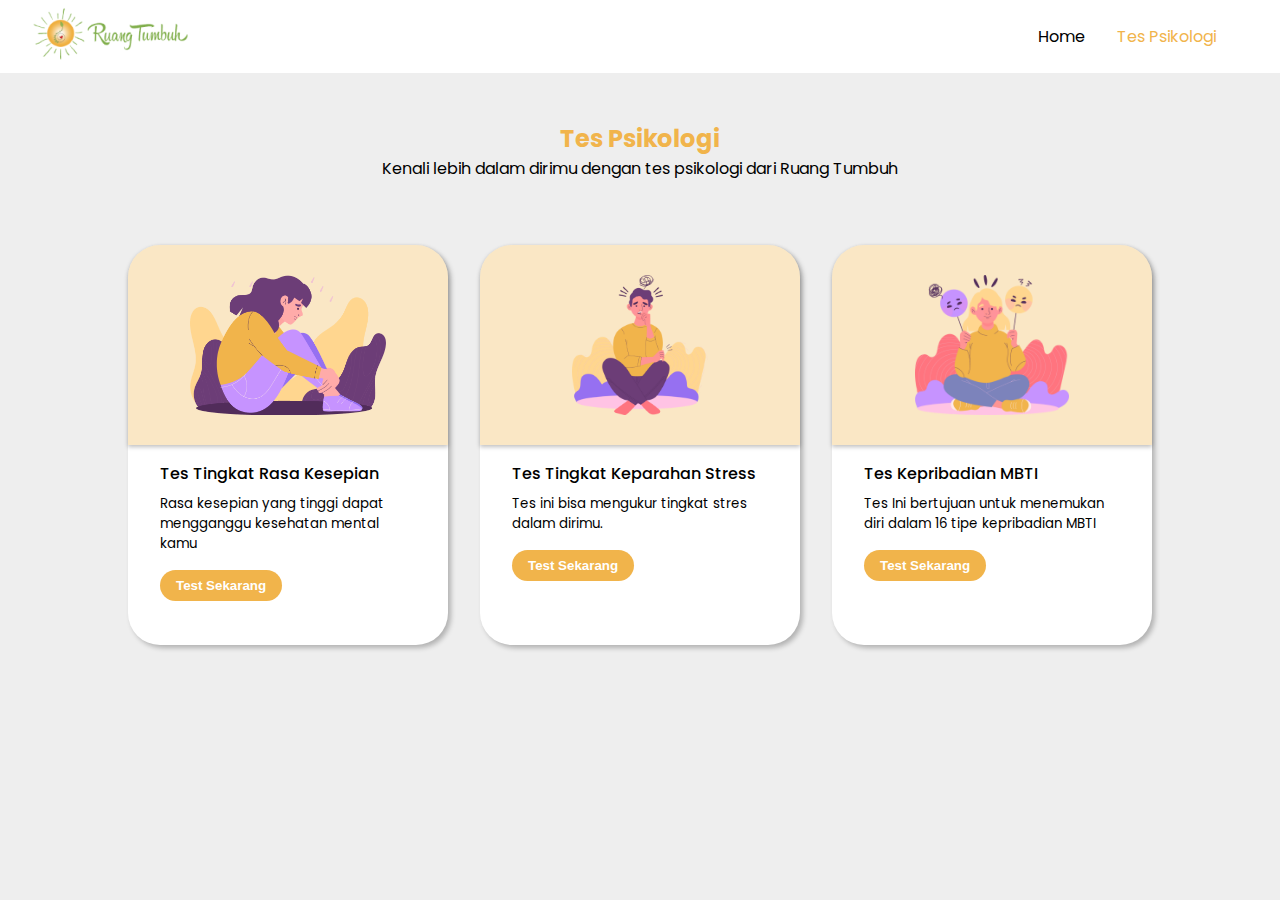
<file: index.html>
<!DOCTYPE html>
<html lang="en">
<head>
    <meta charset="UTF-8">
    <meta http-equiv="X-UA-Compatible" content="IE=edge">
    <meta name="viewport" content="width=device-width, initial-scale=1.0">    
    <link rel="stylesheet" href="assets/css/style.css">
    <link rel="stylesheet" href="https://unicons.iconscout.com/release/v4.0.0/css/line.css">

    <link rel="icon" 
        type="image/png" 
        href="assets/img/favicon.ico" />
    <title>Ruangtumbuh</title>
</head>
<body>
    <header class="site-header">
        <div class="wrapper site-header__wrapper">
            <a href="#" class="logo">
                <img src="assets/img/logo.png" alt="">
            </a>
            <nav class="nav">
                <div class="nav__toggle">
                    <i class="uil uil-bars"></i>              
                </div>

                <ul class="nav__wrapper">
                    <li class="nav__item"><a href="#">Home</a></li>
                    <li class="nav__item"><a class="active" href="#">Tes Psikologi</a></li>
                </ul>
            </nav>
        </div>
    </header>
    
    <main class="main">

            <div class="text-main">
                <h2 class="title">Tes Psikologi</h2>
                <p>Kenali lebih dalam dirimu dengan tes psikologi dari Ruang Tumbuh</p>
            </div>
    
            <div class="rectangle-wrapper">
                <div class="rectangle">
                    <div class="parent-img">
                        <img src="assets/img/test1.png" alt="">
                    </div>
                    <div class="rectangle-content">
                        <h4>Tes Tingkat Rasa Kesepian</h4>
                        <p >Rasa kesepian yang tinggi dapat mengganggu kesehatan mental kamu</p>
                        <a  href="test_kesepian/test_kesepian.html">
                            <button class="button-test">
                                <p>Test Sekarang</p>
                                <i class="uil uil-arrow-right button-arrow"></i>
                            </button>
                        </a>
                    </div>
                </div>

                <div class="rectangle">
                    <div class="parent-img">
                        <img src="assets/img/test2.png" alt="">
                    </div>
                    <div class="rectangle-content">
                        <h4>Tes Tingkat Keparahan Stress</h4>
                        <p >Tes ini bisa mengukur tingkat stres dalam dirimu. </p>
                        <a  href="test_kesepian/test_kesepian.html">
                            <button class="button-test">
                                <p>Test Sekarang</p>
                                <i class="uil uil-arrow-right button-arrow"></i>
                            </button>
                        </a>
                    </div>
                </div>

                <div class="rectangle">
                    <div class="parent-img">
                        <img src="assets/img/test3.png" alt="">
                    </div>
                    <div class="rectangle-content">
                        <h4>Tes Kepribadian MBTI</h4>
                        <p >Tes Ini bertujuan untuk menemukan diri dalam 16 tipe kepribadian MBTI</p>
                        <a  href="test_kesepian/test_kesepian.html">
                            <button class="button-test">
                                <p>Test Sekarang</p>
                                <i class="uil uil-arrow-right button-arrow"></i>
                            </button>
                        </a>
                    </div>
                </div>

        </div>
    </main>






      <script src="assets/js/app.js"></script>
</body>
</html>
</file>
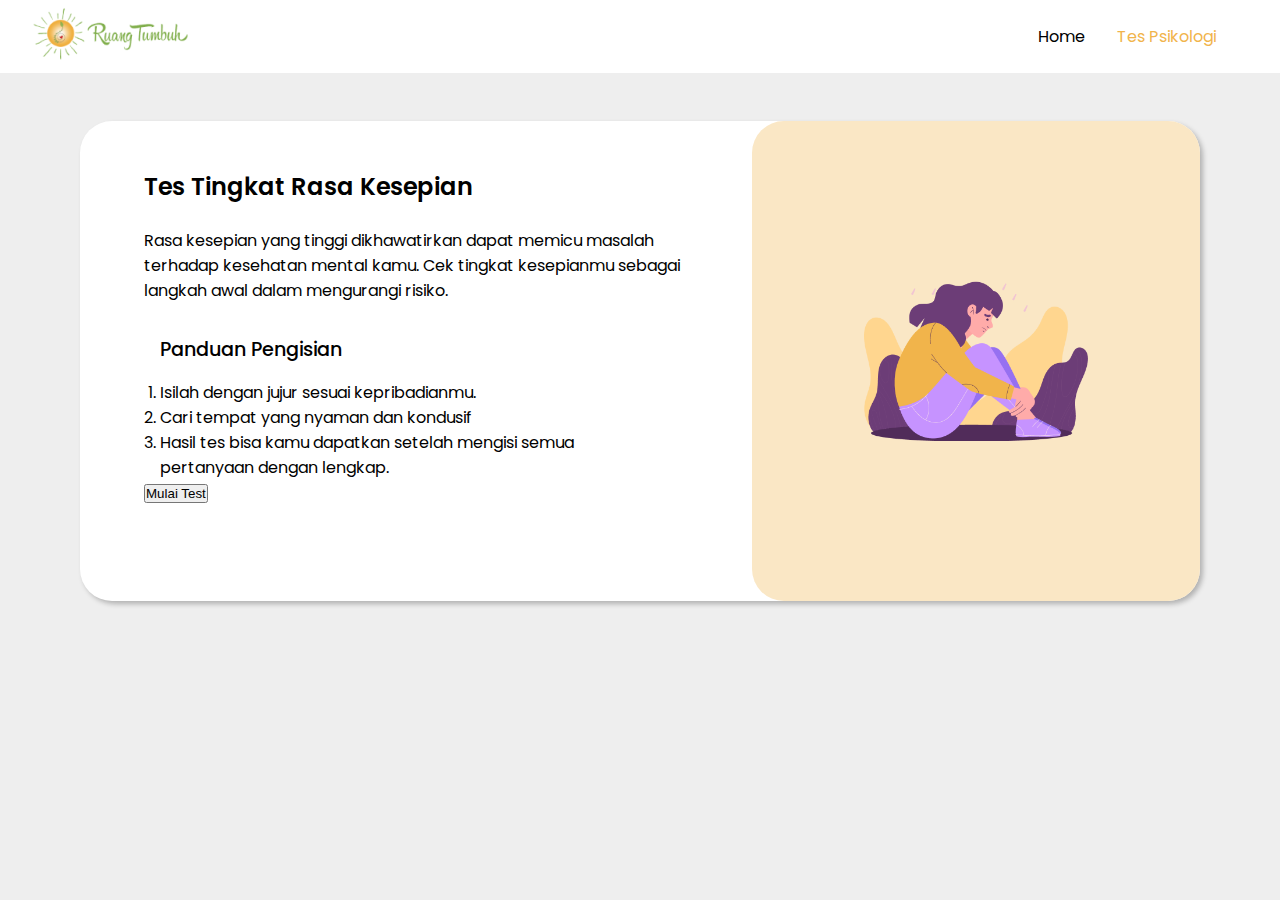
<file: test/test_kesepian.html>
<!DOCTYPE html>
<html lang="en">
<head>
    <meta charset="UTF-8">
    <meta http-equiv="X-UA-Compatible" content="IE=edge">
    <meta name="viewport" content="width=device-width, initial-scale=1.0">

    <link rel="stylesheet" href="../assets/css/style.css">
    <link rel="stylesheet" href="https://unicons.iconscout.com/release/v4.0.0/css/line.css">

    <link rel="icon" 
        type="image/png" 
        href="../assets/img/favicon.ico" />
    <title>Test Tingkat Rasa Kesepian</title>
</head>
<body>
    <header class="site-header">
        <div class="wrapper site-header__wrapper">
            <a href="#" class="logo">
                <img src="../assets/img/logo.png" alt="">
            </a>
            <nav class="nav">
                <div class="nav__toggle">
                    <i class="uil uil-bars"></i>              
                </div>

                <ul class="nav__wrapper">
                    <li class="nav__item"><a href="#">Home</a></li>
                    <li class="nav__item"><a class="active" href="#">Tes Psikologi</a></li>
                </ul>
            </nav>
        </div>
    </header>

    <main class="main container-wrapper">
        <div class="main-content">
            <div class="test-container">
                <div class="test-explanation">
                    <div>
                        <h1>Tes Tingkat Rasa Kesepian</h1>
                        <p>Rasa kesepian yang tinggi dikhawatirkan dapat memicu masalah terhadap kesehatan mental kamu. Cek tingkat kesepianmu sebagai langkah awal dalam mengurangi risiko.</p>
                    </div>
        
                    <div class="panduan">
                        <h2>Panduan Pengisian</h2>
                        <ol>
                            <li>
                                Isilah dengan jujur sesuai kepribadianmu.
                            </li>
                            <li>
                                Cari tempat yang nyaman dan kondusif 
                            </li>
                            <li>
                                Hasil tes bisa kamu dapatkan setelah mengisi semua pertanyaan dengan lengkap.
                            </li>
                        </ol>
                    </div>

                    <button class="button-mulai">Mulai Test</button>
                </div>
        
                <div class="img-area">
                    <div class="bg-img">
                        <img class="thumbnail" src="../assets/img/test1.png" alt="">
                    </div>

                </div>
            </div>
        </div>
    </main>

    <script src="../assets/js/app.js"></script>
</body>
</html>
</file>
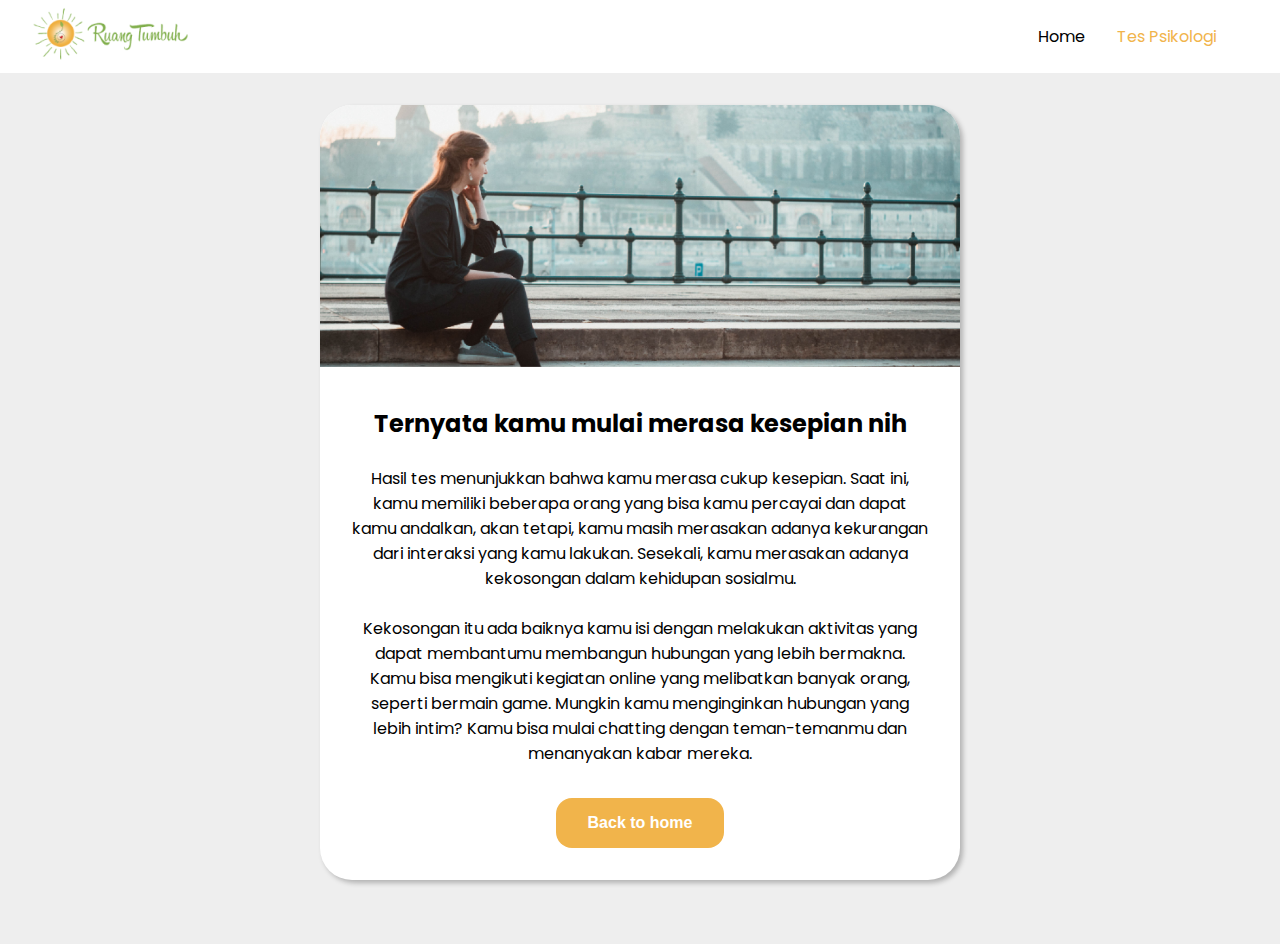
<file: test_kesepian/end.html>
<!DOCTYPE html>
<html lang="en">
<head>
    <meta charset="UTF-8">
    <meta name="viewport" content="width=device-width, initial-scale=1.0">
    <title>Hasil</title>
    <link rel="stylesheet" href="../assets/css/style.css">
    <link rel="stylesheet" href="https://unicons.iconscout.com/release/v4.0.0/css/line.css">
    <link rel="icon" 
        type="image/png" 
        href="../assets/img/favicon.ico" />

</head>
<body>
    <header class="site-header">
        <div class="wrapper site-header__wrapper">
            <a href="#" class="logo">
                <img src="../assets/img/logo.png" alt="">
            </a>
            <nav class="nav">
                <div class="nav__toggle">
                    <i class="uil uil-bars"></i>              
                </div>

                <ul class="nav__wrapper">
                    <li class="nav__item"><a href="#">Home</a></li>
                    <li class="nav__item"><a class="active" href="#">Tes Psikologi</a></li>
                </ul>
            </nav>
        </div>
    </header>

    <main class="main-wrapper">

        <div class="result-container">
            <div>
                <img src="../assets/img/result.png" alt="">
            </div>

            <div class="result-text">
                <h2>Ternyata kamu mulai merasa kesepian nih</h2>
                <p><br> Hasil tes menunjukkan bahwa kamu merasa cukup kesepian. Saat ini, kamu memiliki beberapa orang yang bisa kamu percayai dan dapat kamu andalkan, akan tetapi, kamu masih merasakan adanya kekurangan dari interaksi yang kamu lakukan. Sesekali, kamu merasakan adanya kekosongan dalam kehidupan sosialmu.
                    <br>
                    <br>
                    Kekosongan itu ada baiknya kamu isi dengan melakukan aktivitas yang dapat membantumu membangun hubungan yang lebih bermakna. Kamu bisa mengikuti kegiatan online yang melibatkan banyak orang, seperti bermain game. Mungkin kamu menginginkan hubungan yang lebih intim? Kamu bisa mulai chatting dengan teman-temanmu dan menanyakan kabar mereka.</p>
            
                    <a  href="../index.html"><button class="button-back">Back to home</button></a>

                </div>


        </div>


    </main>


    
    <!-- <script src="../assets/js/end.js"></script> -->
</body>
</html>
</file>
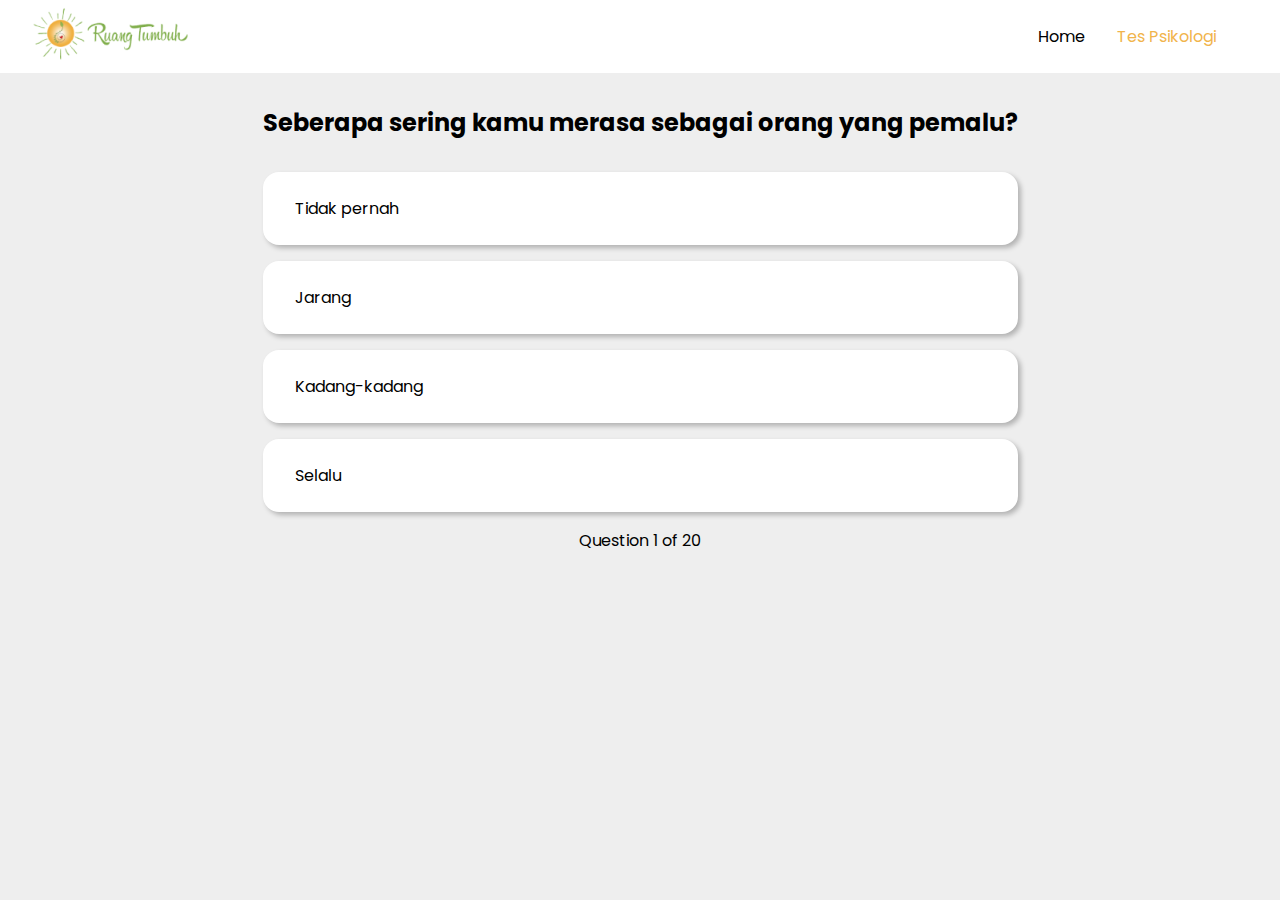
<file: test_kesepian/question.html>
<!DOCTYPE html>
<html lang="en">
<head>
    <meta charset="UTF-8">
    <meta http-equiv="X-UA-Compatible" content="IE=edge">
    <meta name="viewport" content="width=device-width, initial-scale=1.0">
    <link rel="stylesheet" href="../assets/css/style.css">

    <link rel="stylesheet" href="https://unicons.iconscout.com/release/v4.0.0/css/line.css">

    <link rel="icon" 
        type="image/png" 
        href="../assets/img/favicon.ico" />
    <title>Test Kesepian</title>
</head>
<body>
    <header class="site-header">
        <div class="wrapper site-header__wrapper">
            <a href="#" class="logo">
                <img src="../assets/img/logo.png" alt="">
            </a>
            <nav class="nav">
                <div class="nav__toggle">
                    <i class="uil uil-bars"></i>              
                </div>

                <ul class="nav__wrapper">
                    <li class="nav__item"><a href="#">Home</a></li>
                    <li class="nav__item"><a class="active" href="#">Tes Psikologi</a></li>
                </ul>
            </nav>
        </div>
    </header>

    <main>
        <div class="container-wrapper">
            <div class="question-container">
                <h2 id="question">Lorem ipsum dolor, sit amet consectetur adipisicing elit. Beatae, aut.</h2>
                <div class="choice-container">
                    <p class="choice-text" data-number="1">Choice 1</p>
                </div>
                <div class="choice-container">
                    <p class="choice-text" data-number="2">Choice 2</p>
                </div>
                <div class="choice-container">
                    <p class="choice-text" data-number="3">Choice 3</p>
                </div>
                <div class="choice-container">
                    <p class="choice-text" data-number="4">Choice 4</p>
                </div>

                <div id="hud">
                    <div class="hud-item">
                        <p id="progressText" class="hud-prefix">
                            Question
                        </p>
                        <div id="progressBar">
                            <div id="progressBarFull"></div>
                        </div>
                    </div>

                </div>

            </div>

        </div>
    </main>
    

    <script src="../assets/js/app.js"></script>
    <script src="../assets/js/question.js"></script>
</body>
</html>
</file>
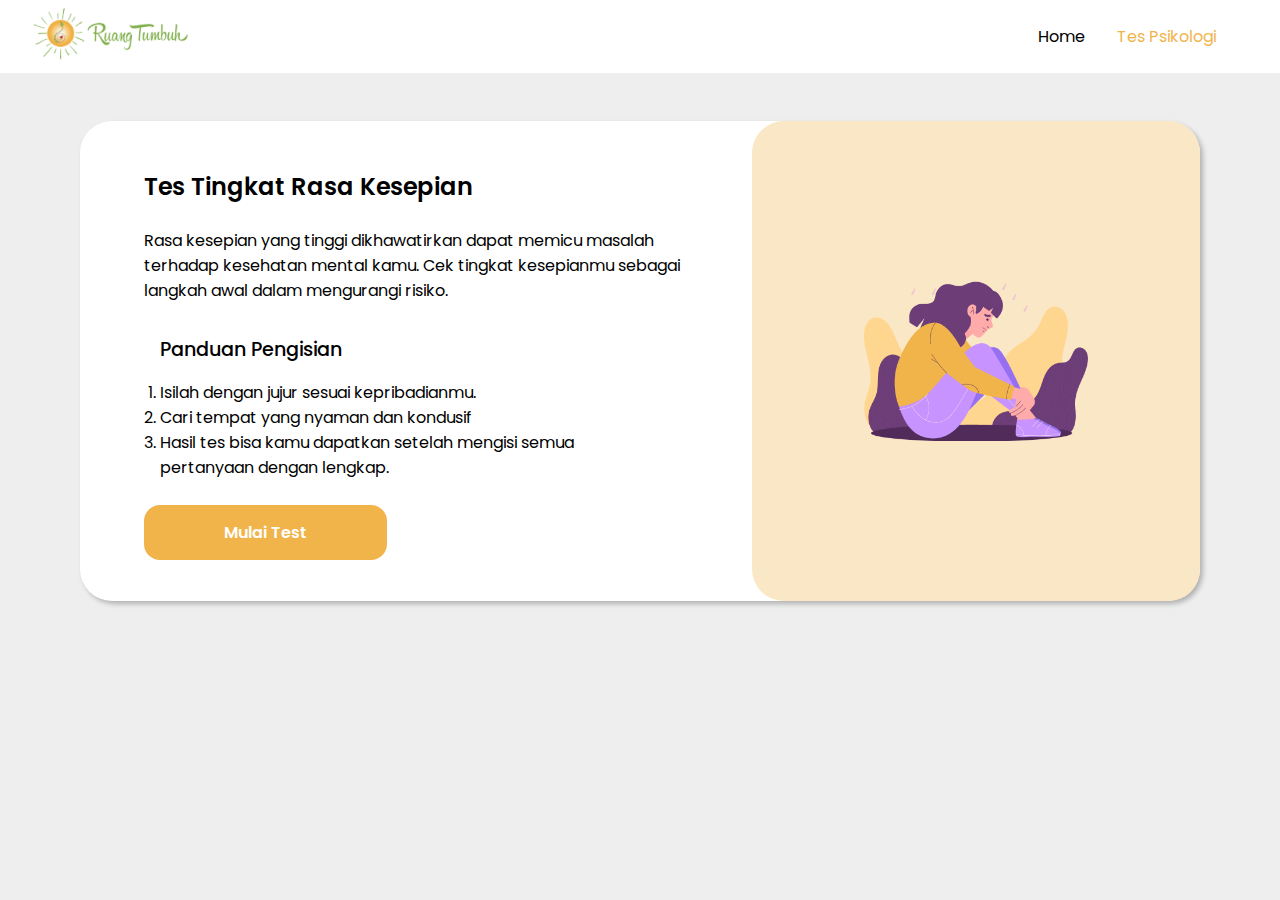
<file: test_kesepian/test_kesepian.html>
<!DOCTYPE html>
<html lang="en">
<head>
    <meta charset="UTF-8">
    <meta http-equiv="X-UA-Compatible" content="IE=edge">
    <meta name="viewport" content="width=device-width, initial-scale=1.0">

    <link rel="stylesheet" href="../assets/css/style.css">
    <link rel="stylesheet" href="https://unicons.iconscout.com/release/v4.0.0/css/line.css">

    <link rel="icon" 
        type="image/png" 
        href="../assets/img/favicon.ico" />
    <title>Test Tingkat Rasa Kesepian</title>
</head>
<body>
    <header class="site-header">
        <div class="wrapper site-header__wrapper">
            <a href="#" class="logo">
                <img src="../assets/img/logo.png" alt="">
            </a>
            <nav class="nav">
                <div class="nav__toggle">
                    <i class="uil uil-bars"></i>              
                </div>

                <ul class="nav__wrapper">
                    <li class="nav__item"><a href="#">Home</a></li>
                    <li class="nav__item"><a class="active" href="#">Tes Psikologi</a></li>
                </ul>
            </nav>
        </div>
    </header>

    <main class="main container-wrapper">
        <div class="main-content">
            <div class="test-container">
                <div class="test-explanation">
                    <div>
                        <h1>Tes Tingkat Rasa Kesepian</h1>
                        <p>Rasa kesepian yang tinggi dikhawatirkan dapat memicu masalah terhadap kesehatan mental kamu. Cek tingkat kesepianmu sebagai langkah awal dalam mengurangi risiko.</p>
                    </div>
        
                    <div class="panduan">
                        <h2>Panduan Pengisian</h2>
                        <ol>
                            <li>
                                Isilah dengan jujur sesuai kepribadianmu.
                            </li>
                            <li>
                                Cari tempat yang nyaman dan kondusif 
                            </li>
                            <li>
                                Hasil tes bisa kamu dapatkan setelah mengisi semua pertanyaan dengan lengkap.
                            </li>
                        </ol>
                    </div>

                    <div class="btn-mulai-div">
                        <a class="btn-mulai" href="question.html">Mulai Test</a>
                    </div>

                    
                </div>
        
                <div class="img-area">
                    <div class="bg-img">
                        <img class="thumbnail" src="../assets/img/test1.png" alt="">
                    </div>

                </div>
            </div>
        </div>
    </main>

    <script src="../assets/js/app.js"></script>
</body>
</html>
</file>
<file: assets/css/style.css>
@import url('https://fonts.googleapis.com/css2?family=Poppins:wght@200;300;400;500;600&display=swap');

:root {
    --header-height: 4rem;

    --body-color: #eeeeee;
    --main-color: #F1B44B;

    --body-font: 'Poppins', sans-serif;


    --big-font-size: 2rem;
    --h1-font-size: 1.5rem;
    --h2-font-size: 1.25rem;
    --h3-font-size: 1.125rem;
    --normal-font-size: .938rem;
    --small-font-size: .813rem;
    --smaller-font-size: .75rem;


    --font-medium: 500;
    --font-semi-bold: 600;
    --font-bold: 700;

    --mb-0-25: .25rem;
    --mb-0-5: .5rem;
    --mb-0-75: .75rem;
    --mb-1: 1rem;
    --mb-1-5: 1.5rem;
    --mb-2: 2rem;
    --mb-2-5: 2.5rem;
    --mb-3: 3rem;

    --z-tooltip: 10;
    --z-fixed: 100;
    --z-modal: 1000;
}

@media screen and (min-width: 968px) {
    :root {
        --big-font-size: 3rem;
        --h1-font-size: 2.25rem;
        --h2-font-size: 1.5rem;
        --h3-font-size: 1.25rem;
        --normal-font-size: 1rem;
        --small-font-size: .875rem;
        --smaller-font-size: 813rem;
    }
}

*{
    box-sizing: border-box;
    padding: 0;
    margin: 0;
}

html {
    scroll-behavior: smooth;
}

body {
    margin: 0 0 var(--header-height) 0;
    font-family: var(--body-font);
    font-size: var(--normal-font-size);
    background-color: var(--body-color);
    color: var(--text-color);
}

ul {
    list-style: none;
}

a {
    text-decoration: none;
}

img {
    max-width: 100%;
    height: auto;
}

.logo {
    width: 10rem;
}

.site-header {
    position: relative;
    background-color: #fff; 
    z-index: 1000;
}
  
.site-header__wrapper {
    padding-top: 1rem;
    padding-bottom: 1rem; 
    margin-right: var(--mb-3);
    margin-left: var(--mb-2);

}

@media (min-width: 600px) {
    .site-header__wrapper {
        display: flex;
        justify-content: space-between;
        align-items: center;
        padding-top: 0;
        padding-bottom: 0; 

    } 

    .nav__wrapper {
        display: flex; 
    } 
}

  
.nav__item a {
    display: block;
    padding: 1.5rem 1rem; 
    color: black;
}

.nav__item .active {
    color: var(--main-color);
}
  
.nav__toggle {
    display: none; 
}

.main {
    display: flex;
    flex-direction: column;
    align-items: center;
}


.text-main {
    margin: 3rem auto;
    display: flex;
    justify-content: center;
    flex-direction: column;
    text-align: center;
}

.title {
    color: var(--main-color);
}

.container {
    display: flex;
    justify-content: center;
}

.rectangle-wrapper {
    display: flex;
    justify-content: space-evenly;
    flex-wrap: wrap;
    max-width: 70rem;

}


.rectangle {
    width: 20rem;
    height: 25rem;
    background-color: #fff;
    margin-bottom: var(--mb-2);
    border-radius: 2rem;
    box-shadow: 3px 3px 5px rgba(0, 0, 0, 0.25);
    margin: var(--mb-1);
}

.parent-img {
    width: 100%;
    height: 50%;
    background: rgba(244, 197, 113, 0.41);
    box-shadow: 0px 2px 4px rgba(0, 0, 0, 0.25);
    border-radius: 2rem 2rem 0 0;
    display: flex;
    justify-content: center;
    align-items: center;
}

.parent-img img {
    height: 70%;
    
    object-fit: cover;
}

.rectangle-content {
    padding: 1rem 2rem;
}

.rectangle-content h4 {
    font-weight: var(--font-medium);
    font-size: 12pt;
}

.rectangle-content p {
    font-size: 10pt;
}

.rectangle-content p:nth-child(2) {
    margin-top: .5rem;
}

.button-test {
    display: flex;
    align-items: center;
    font-weight: var(--font-bold);
    cursor: pointer ;
    background-color: var(--main-color);
    padding: .5rem 1rem;
    border-radius: 1rem;
    font-size: 1rem;
    font-weight: 600;
    border-style: none;
    cursor: pointer;
    margin-top: var(--mb-1);
    top: 0;
    color: #fff;
}

.button-test:hover {
    box-shadow: 0 0.4rem 1.4rem 0 rgba(6, 103, 247, 0.5);
    transform: scale(1.02);
    transform: transform 100ms;
}

.button-arrow {
    font-size: 1.5rem;
}

.container-wrapper {
    display: flex;
    justify-content: center;
    align-items: center;
}

.test-container {
    margin-top: var(--mb-3);
    width: 30rem;
    height: 70rem;
    background-color: #fff;
    border-radius: 2rem;
    box-shadow: 3px 3px 5px rgba(0, 0, 0, 0.25);
    display: flex;
    flex-direction: column;
}

.test-explanation {
    padding: var(--mb-3) var(--mb-2)    ;
}

.test-container h1 {
    font-size: 1.5rem;
    font-weight: 600;
}

.test-container p {
    margin-top: var(--mb-1-5);
    font-size: 1rem;
}

.test-container h2 {
    margin-top: var(--mb-2);
    font-size: 1.2rem;
    font-weight: 500;
    margin-bottom: var(--mb-1);
}

.panduan {
    padding: 0 var(--mb-1);
}

.btn-mulai-div {
    margin-top: 2.5rem;
    color: red;
}

.btn-mulai {
    background-color: var(--main-color);
    color: #fff;
    padding: 1rem 5rem;
    border-radius: 1rem;
    font-size: 1rem;
    font-weight: 600;
    border-style: none;
    cursor: pointer;
}

.btn-mulai:hover {
    box-shadow: 0 0.4rem 1.4rem 0 rgba(6, 103, 247, 0.5);
    transform: scale(1.02);
    transform: transform 100ms;
}

.button-mulai:hover {
    background-color: chocolate;
}

.img-area {
    width: 100%;
    height: 100%;
}

.bg-img {
    background-color: #FAE7C5 ;
    height: 100%;
    border-radius: 2rem;
    display: flex;
    align-items: center;
    justify-content: center;
}

.thumbnail {
    width: 50%;
}

#question {
    margin: var(--mb-2) 0;
}

.question-container {
    max-width: 50rem;
    margin: 0 1.5rem;
}

.choice-text {
    padding: var(--mb-1-5) var(--mb-2);
}

.choice-container {
    background-color: #fff;
    margin: var(--mb-1) 0;
    box-shadow: 3px 3px 5px rgba(0, 0, 0, 0.25);
    border-radius: 1rem;
    cursor: pointer;
}

.choice-container:hover {
    box-shadow: 0 0.4rem 1.4rem 0 rgba(6, 103, 247, 0.5);
    transform: scale(1.02);
    transform: transform 100ms;
}

.progress {
    height: 2px;
    border-radius: .25rem;
    background-color: var(--main-color);
}

#hud {
    display: flex;
    justify-content: center;
}

.hud-prefix {
    text-align: center;
}

.hud-main-text {
    text-align: center;
}

.main-wrapper {
    display: flex;
    justify-content: center;
    align-items: center;
    flex-direction: column;
}

.result-container {
    width: 30rem;
    background-color: #fff;
    border-radius: 2rem;
    box-shadow: 3px 3px 5px rgba(0, 0, 0, 0.25);
    display: flex;
    flex-direction: column;
    margin-top: 2rem;
}

.result-container img {
    border-radius: 2rem 2rem 0 0;
}

.result-text {
    padding: 2rem;
    text-align: center;
}

.button-container {
    display: flex;
    justify-content:center
}

.button-back {
    background-color: var(--main-color);
    color: #fff;
    padding: 1rem 2rem;
    border-radius: 1rem;
    font-size: 1rem;
    font-weight: 600;
    border-style: none;
    cursor: pointer;
    margin-top: var(--mb-2);
}



@media screen and (max-width: 350px) {
    .parent-img {
        height: fit-content;
    }



}

@media screen and (max-width: 568px) {
    .nav__toggle {
        display: block;
        position: absolute;
        right: 3rem;
        top: 1rem; 
        font-size: 3rem;
        color: gray;
    } 

    .nav__item a {
        padding-left: var(--mb-2);
    }

    .nav__wrapper {
        position: absolute;
        top: 100%;
        right: 0;
        left: 0;
  
        background-color: #fff;
        visibility: hidden;
        opacity: 0;
        transform: translateY(-100%);
        transition: transform 0.3s ease-out, opacity 0.3s ease-out; 
      }
  
    .nav__wrapper.active {
        visibility: visible;
        opacity: 1;
        transform: translateY(0); 
    } 

    .rectangle {
        width: 23rem;
        height: 26rem;
    }

    .text-main {
        max-width: 23rem;
    }


    .rectangle h4 {
        font-size: 14pt;
    }

    .rectangle p {
        font-size: 12pt;
    }

    .test-container {   
        max-width: 23rem;
        height: 50rem;
    }

    .test-container h1 {
        font-size: 1rem;
        font-weight: 600;
    }
    
    .test-container p {
        margin-top: var(--mb-1-5);
        font-size: 0.8rem;
    }
    
    .test-container h2 {
        margin-top: var(--mb-2);
        font-size: .8rem;
        font-weight: 500;
        margin-bottom: var(--mb-1);
    }

    .panduan {
        font-size: 0.8rem;
    }

    .result-container {
        max-width: 23rem;
    }

}

@media  screen and (max-width: 720px){
    
    
}

@media screen and (min-width: 1024px) {
    .test-container {
        width: 70rem;
        height: 30rem;
        flex-direction: row;
    }

    .test-explanation {
        padding: var(--mb-3) 4rem    ;
    }

    .result-container {
        width: 40rem;
    }
}
</file>
